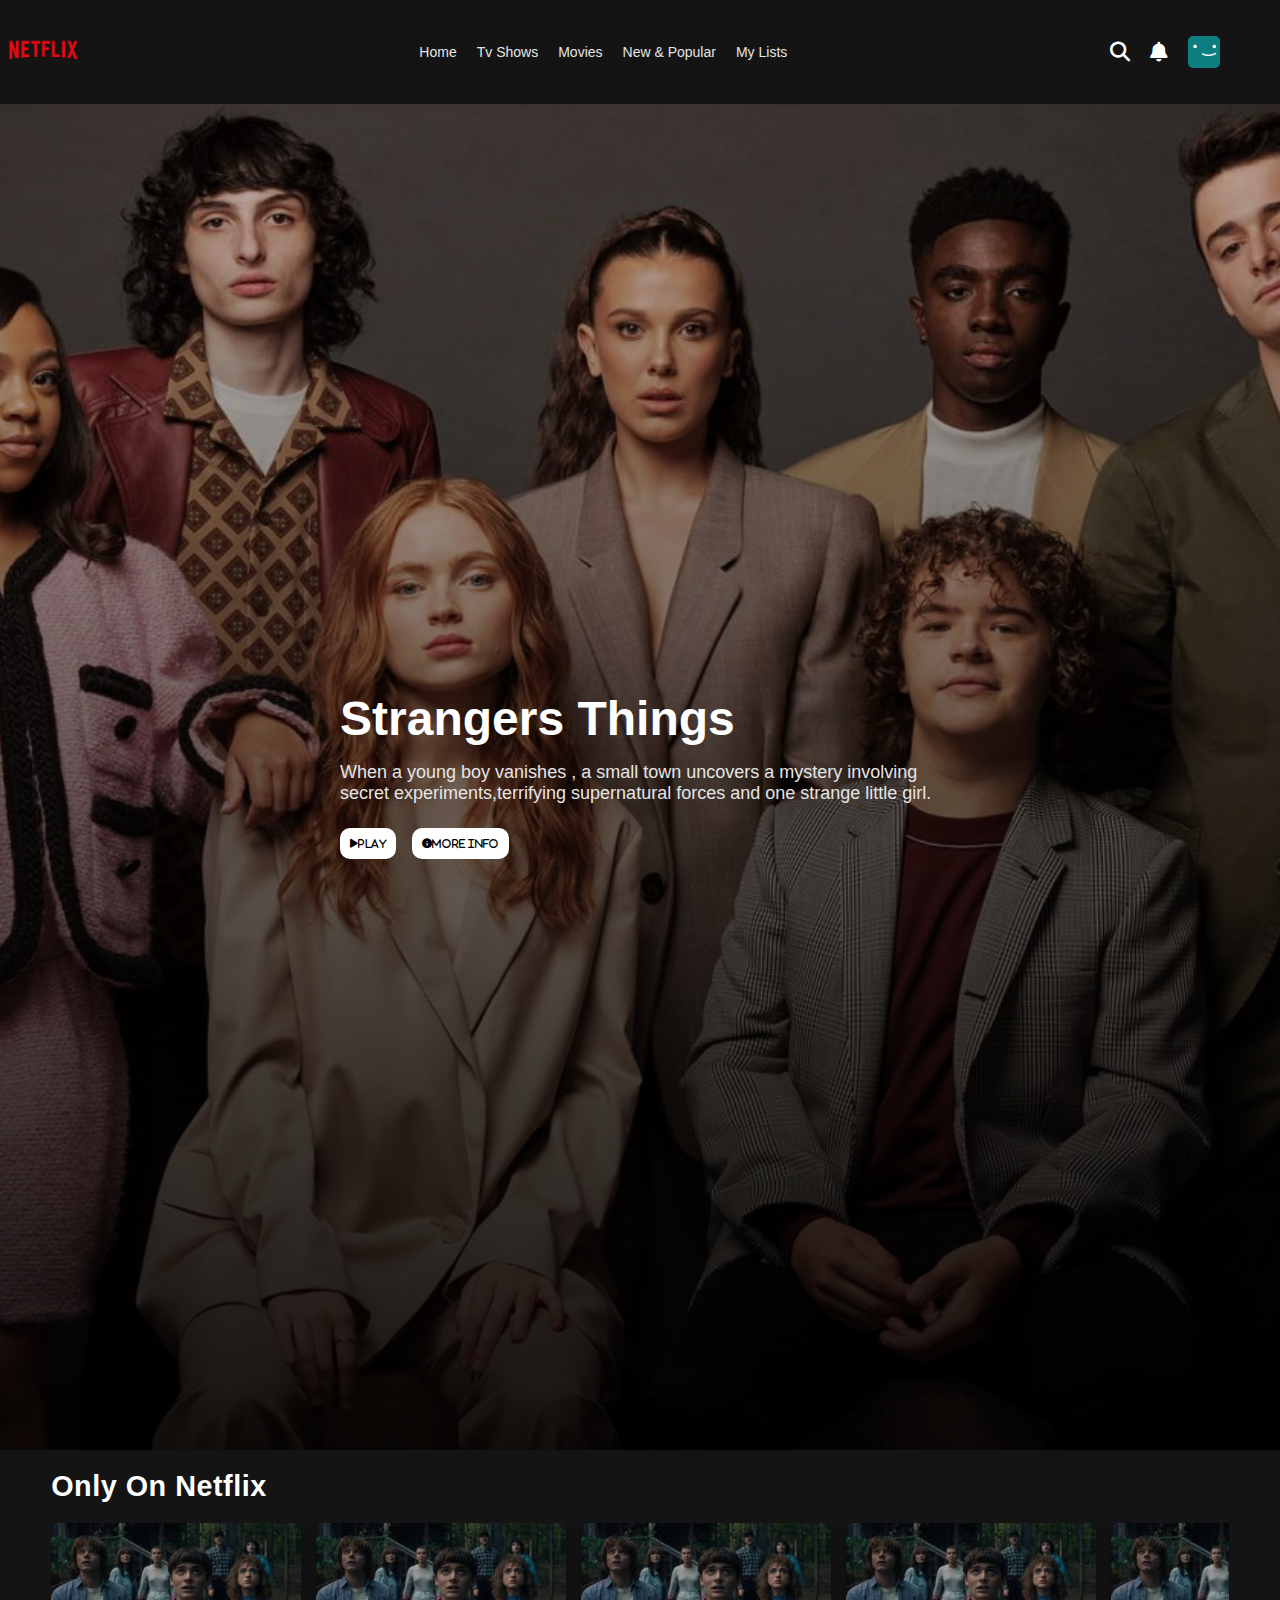
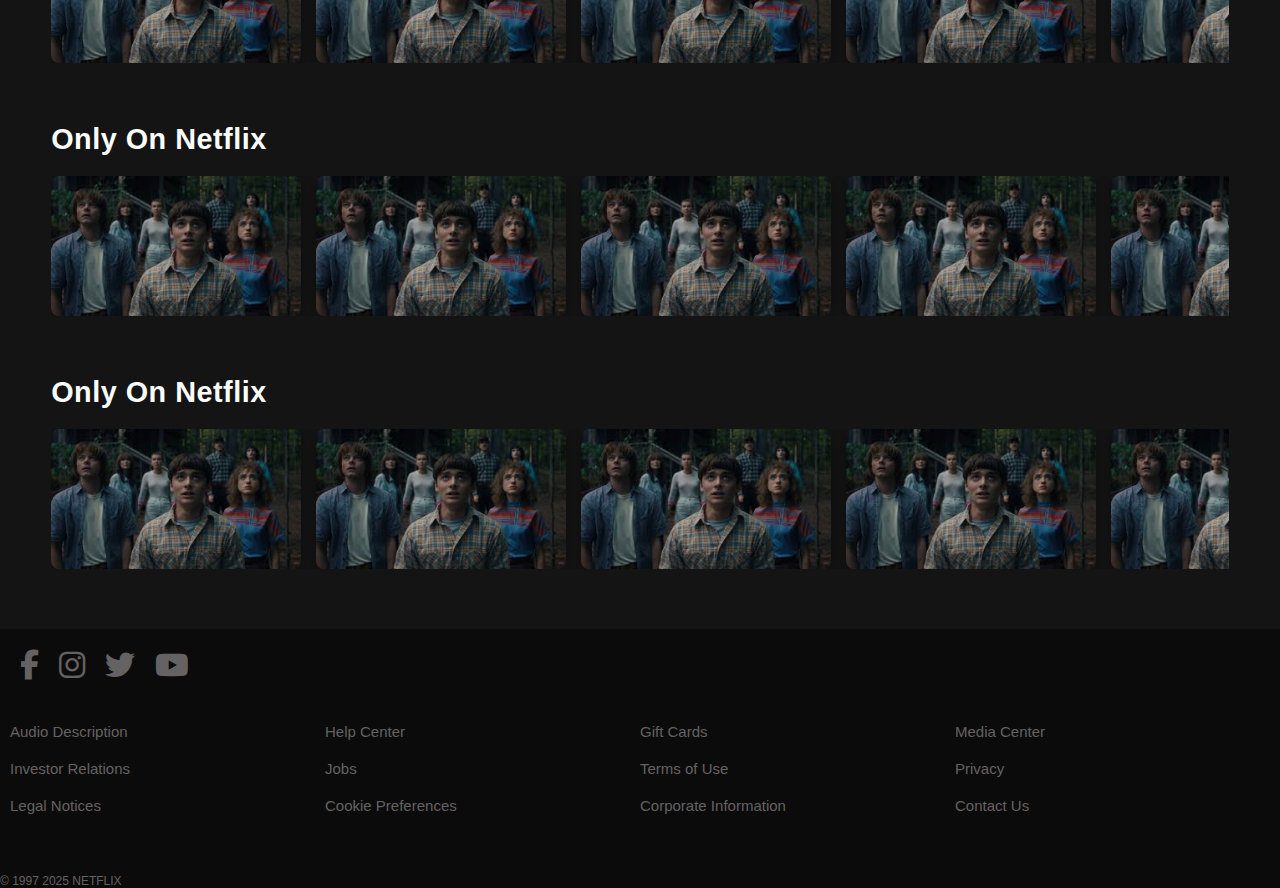
<file: index.html>
<!DOCTYPE html>
<html lang="en">
<head>
    <meta charset="UTF-8">
    <meta name="viewport" content="width=device-width, initial-scale=1.0">
    <title>Netflix Clone</title>
    <link rel="stylesheet" href="style.css">
    <link rel="stylesheet" href="https://cdnjs.cloudflare.com/ajax/libs/font-awesome/6.4.0/css/all.min.css" />

</head>
<body>
    <nav class="navbar">
        <div class="navbar-brand">
            <img src="image.png" alt="Netflix image" class="logo">
            
        </div>
        <div class="navbar-nav">
            <a href="#" class="nav-link">Home</a>
            <a href="#" class="nav-link">Tv Shows</a>
            <a href="#" class="nav-link">Movies</a>
            <a href="#" class="nav-link">New & Popular</a>
            <a href="#" class="nav-link">My Lists</a>
        </div>
        <div class="navbar-right">
            <i class="fas fa-search"></i>
            <i class="fas fa-bell"></i>
            <img src="image copy.png" alt="profile-image" class="profile-icon">
        </div>
    </nav>
    <header class="hero">
        <div class="hero-content">
            <h1 class="hero-title">Strangers Things</h1>
            <p class="hero-description">
                When a young boy vanishes , a small town uncovers a mystery involving secret experiments,terrifying supernatural forces and one strange little girl.
            </p>
            <div class="hero-button">
                <button class="btn btn-play" ><i class="fa fa-play">Play</i></button>
                <button class="btn btn-more-info" ><i class="fa fa-info-circle">More info</i></button>
                

                

            </div>
        </div>
    </header>
    <div class="container">
        <section class="content-sectiom">
            <h2 class="section-title">Only On Netflix</h2>
            <div class="content-row">
                <div class="content-card">
                    <img  src="image copy 3.png" alt="movie-card">
                    
                <div class="card-overlay">
                        <div class="overlay-top">
                            <div class="netflix-badge">N</div>
                        </div>
                    
                    
                    <div class="overlay-bottom">
                        <div class="overlay-control">
                            <div class="control-btn play-btn"></div>
                            <div class="control-btn check-btn"></div>
                            <div class="control-btn thumbs-btn"></div>
                            <div class="control-btn more-btn"></div>

                        </div>
                        <div class="overlay-info">
                            <div class="info-badge">
                                TV-MA
                            </div>
                            <div class="info-badge">
                                Limited Series
                            </div>
                            <div class="info-badge">
                                HD
                            </div>
                        </div>


                    </div>

                </div>
                </div>
                <div class="content-card">
                    <img  src="image copy 3.png" alt="movie-card">
                    
                <div class="card-overlay">
                        <div class="overlay-top">
                            <div class="netflix-badge">N</div>
                        </div>
                    
                    
                    <div class="overlay-bottom">
                        <div class="overlay-control">
                            <div class="control-btn play-btn"></div>
                            <div class="control-btn check-btn"></div>
                            <div class="control-btn thumbs-btn"></div>
                            <div class="control-btn more-btn"></div>

                        </div>
                        <div class="overlay-info">
                            <div class="info-badge">
                                TV-MA
                            </div>
                            <div class="info-badge">
                                Limited Series
                            </div>
                            <div class="info-badge">
                                HD
                            </div>
                        </div>


                    </div>

                </div>
                </div>

                <div class="content-card">
                    <img  src="image copy 3.png" alt="movie-card">
                    
                <div class="card-overlay">
                        <div class="overlay-top">
                            <div class="netflix-badge">N</div>
                        </div>
                    
                    
                    <div class="overlay-bottom">
                        <div class="overlay-control">
                            <div class="control-btn play-btn"><i class="fa-solid fa-play"></i></div>
                            <div class="control-btn check-btn"><i class="fa-solid fa-check"></i></div>
                            <div class="control-btn thumbs-btn"><i class="fa-solid fa-thumbs-up"></i></div>
                            <div class="control-btn more-btn"><i class="fa-solid fa-more"></i></div>

                        </div>
                        <div class="overlay-info">
                            <div class="info-badge">
                                TV-MA
                            </div>
                            <div class="info-badge">
                                Limited Series
                            </div>
                            <div class="info-badge">
                                HD
                            </div>
                        </div>


                    </div>

                </div>
                </div>
                <div class="content-card">
                    <img  src="image copy 3.png" alt="movie-card">
                    
                <div class="card-overlay">
                        <div class="overlay-top">
                            <div class="netflix-badge">N</div>
                        </div>
                    
                    
                    <div class="overlay-bottom">
                        <div class="overlay-control">
                            <div class="control-btn play-btn"><i class="fa-solid fa-play"></i></div>
                            <div class="control-btn check-btn"><i class="fa-solid fa-check"></i></div>
                            <div class="control-btn thumbs-btn"><i class="fa-solid fa-thumbs-up"></i></div>
                            <div class="control-btn more-btn"><i class="fa-solid fa-more"></i></div>

                        </div>
                        <div class="overlay-info">
                            <div class="info-badge">
                                TV-MA
                            </div>
                            <div class="info-badge">
                                Limited Series
                            </div>
                            <div class="info-badge">
                                HD
                            </div>
                        </div>


                    </div>

                </div>
                </div>
                <div class="content-card">
                    <img  src="image copy 3.png" alt="movie-card">
                    
                <div class="card-overlay">
                        <div class="overlay-top">
                            <div class="netflix-badge">N</div>
                        </div>
                    
                    
                    <div class="overlay-bottom">
                        <div class="overlay-control">
                            <div class="control-btn play-btn"><i class="fa-solid fa-play"></i></div>
                            <div class="control-btn check-btn"><i class="fa-solid fa-check"></i></div>
                            <div class="control-btn thumbs-btn"><i class="fa-solid fa-thumbs-up"></i></div>
                            <div class="control-btn more-btn"><i class="fa-solid fa-more"></i></div>

                        </div>
                        <div class="overlay-info">
                            <div class="info-badge">
                                TV-MA
                            </div>
                            <div class="info-badge">
                                Limited Series
                            </div>
                            <div class="info-badge">
                                HD
                            </div>
                        </div>


                    </div>

                </div>
                </div>
            </div>

        </section>
    </div>
    <div class="container">
        <section class="content-sectiom">
            <h2 class="section-title">Only On Netflix</h2>
            <div class="content-row">
                <div class="content-card">
                    <img  src="image copy 3.png" alt="movie-card">
                    
                <div class="card-overlay">
                        <div class="overlay-top">
                            <div class="netflix-badge">N</div>
                        </div>
                    
                    
                    <div class="overlay-bottom">
                        <div class="overlay-control">
                            <div class="control-btn play-btn"><i class="fa-solid fa-play"></i></div>
                            <div class="control-btn check-btn"><i class="fa-solid fa-check"></i></div>
                            <div class="control-btn thumbs-btn"><i class="fa-solid fa-thumbs-up"></i></div>
                            <div class="control-btn more-btn"><i class="fa-solid fa-more"></i></div>

                        </div>
                        <div class="overlay-info">
                            <div class="info-badge">
                                TV-MA
                            </div>
                            <div class="info-badge">
                                Limited Series
                            </div>
                            <div class="info-badge">
                                HD
                            </div>
                        </div>


                    </div>

                </div>
                </div>
                <div class="content-card">
                    <img  src="image copy 3.png" alt="movie-card">
                    
                <div class="card-overlay">
                        <div class="overlay-top">
                            <div class="netflix-badge">N</div>
                        </div>
                    
                    
                    <div class="overlay-bottom">
                        <div class="overlay-control">
                            <div class="control-btn play-btn"><i class="fa-solid fa-play"></i></div>
                            <div class="control-btn check-btn"><i class="fa-solid fa-check"></i></div>
                            <div class="control-btn thumbs-btn"><i class="fa-solid fa-thumbs-up"></i></div>
                            <div class="control-btn more-btn"><i class="fa-solid fa-more"></i></div>

                        </div>
                        <div class="overlay-info">
                            <div class="info-badge">
                                TV-MA
                            </div>
                            <div class="info-badge">
                                Limited Series
                            </div>
                            <div class="info-badge">
                                HD
                            </div>
                        </div>


                    </div>

                </div>
                </div>

                <div class="content-card">
                    <img  src="image copy 3.png" alt="movie-card">
                    
                <div class="card-overlay">
                        <div class="overlay-top">
                            <div class="netflix-badge">N</div>
                        </div>
                    
                    
                    <div class="overlay-bottom">
                        <div class="overlay-control">
                            <div class="control-btn play-btn"><i class="fa-solid fa-play"></i></div>
                            <div class="control-btn check-btn"><i class="fa-solid fa-check"></i></div>
                            <div class="control-btn thumbs-btn"><i class="fa-solid fa-thumbs-up"></i></div>
                            <div class="control-btn more-btn"><i class="fa-solid fa-more"></i></div>

                        </div>
                        <div class="overlay-info">
                            <div class="info-badge">
                                TV-MA
                            </div>
                            <div class="info-badge">
                                Limited Series
                            </div>
                            <div class="info-badge">
                                HD
                            </div>
                        </div>


                    </div>

                </div>
                </div>
                <div class="content-card">
                    <img  src="image copy 3.png" alt="movie-card">
                    
                <div class="card-overlay">
                        <div class="overlay-top">
                            <div class="netflix-badge">N</div>
                        </div>
                    
                    
                    <div class="overlay-bottom">
                        <div class="overlay-control">
                            <div class="control-btn play-btn"><i class="fa-solid fa-play"></i></div>
                            <div class="control-btn check-btn"><i class="fa-solid fa-check"></i></div>
                            <div class="control-btn thumbs-btn"><i class="fa-solid fa-thumbs-up"></i></div>
                            <div class="control-btn more-btn"><i class="fa-solid fa-more"></i></div>

                        </div>
                        <div class="overlay-info">
                            <div class="info-badge">
                                TV-MA
                            </div>
                            <div class="info-badge">
                                Limited Series
                            </div>
                            <div class="info-badge">
                                HD
                            </div>
                        </div>


                    </div>

                </div>
                </div>
                <div class="content-card">
                    <img  src="image copy 3.png" alt="movie-card">
                    
                <div class="card-overlay">
                        <div class="overlay-top">
                            <div class="netflix-badge">N</div>
                        </div>
                    
                    
                    <div class="overlay-bottom">
                        <div class="overlay-control">
                            <div class="control-btn play-btn"><i class="fa-solid fa-play"></i></div>
                            <div class="control-btn check-btn"><i class="fa-solid fa-check"></i></div>
                            <div class="control-btn thumbs-btn"><i class="fa-solid fa-thumbs-up"></i></div>
                            <div class="control-btn more-btn"><i class="fa-solid fa-more"></i></div>

                        </div>
                        <div class="overlay-info">
                            <div class="info-badge">
                                TV-MA
                            </div>
                            <div class="info-badge">
                                Limited Series
                            </div>
                            <div class="info-badge">
                                HD
                            </div>
                        </div>


                    </div>

                </div>
                </div>
            </div>

        </section>
    </div>
    <div class="container">
        <section class="content-sectiom">
            <h2 class="section-title">Only On Netflix</h2>
            <div class="content-row">
                <div class="content-card">
                    <img  src="image copy 3.png" alt="movie-card">
                    
                <div class="card-overlay">
                        <div class="overlay-top">
                            <div class="netflix-badge">N</div>
                        </div>
                    
                    
                    <div class="overlay-bottom">
                        <div class="overlay-control">
                            <div class="control-btn play-btn"><i class="fa-solid fa-play"></i></div>
                            <div class="control-btn check-btn"><i class="fa-solid fa-check"></i></div>
                            <div class="control-btn thumbs-btn"><i class="fa-solid fa-thumbs-up"></i></div>
                            <div class="control-btn more-btn"><i class="fa-solid fa-more"></i></div>

                        </div>
                        <div class="overlay-info">
                            <div class="info-badge">
                                TV-MA
                            </div>
                            <div class="info-badge">
                                Limited Series
                            </div>
                            <div class="info-badge">
                                HD
                            </div>
                        </div>


                    </div>

                </div>
                </div>
                <div class="content-card">
                    <img  src="image copy 3.png" alt="movie-card">
                    
                <div class="card-overlay">
                        <div class="overlay-top">
                            <div class="netflix-badge">N</div>
                        </div>
                    
                    
                    <div class="overlay-bottom">
                        <div class="overlay-control">
                            <div class="control-btn play-btn"><i class="fa-solid fa-play"></i></div>
                            <div class="control-btn check-btn"><i class="fa-solid fa-check"></i></div>
                            <div class="control-btn thumbs-btn"><i class="fa-solid fa-thumbs-up"></i></div>
                            <div class="control-btn more-btn"><i class="fa-solid fa-more"></i></div>

                        </div>
                        <div class="overlay-info">
                            <div class="info-badge">
                                TV-MA
                            </div>
                            <div class="info-badge">
                                Limited Series
                            </div>
                            <div class="info-badge">
                                HD
                            </div>
                        </div>


                    </div>

                </div>
                </div>

                <div class="content-card">
                    <img  src="image copy 3.png" alt="movie-card">
                    
                <div class="card-overlay">
                        <div class="overlay-top">
                            <div class="netflix-badge">N</div>
                        </div>
                    
                    
                    <div class="overlay-bottom">
                        <div class="overlay-control">
                            <div class="control-btn play-btn"><i class="fa-solid fa-play"></i></div>
                            <div class="control-btn check-btn"><i class="fa-solid fa-check"></i></div>
                            <div class="control-btn thumbs-btn"><i class="fa-solid fa-thumbs-up"></i></div>
                            <div class="control-btn more-btn"><i class="fa-solid fa-more"></i></div>

                        </div>
                        <div class="overlay-info">
                            <div class="info-badge">
                                TV-MA
                            </div>
                            <div class="info-badge">
                                Limited Series
                            </div>
                            <div class="info-badge">
                                HD
                            </div>
                        </div>


                    </div>

                </div>
                </div>
                <div class="content-card">
                    <img  src="image copy 3.png" alt="movie-card">
                    
                <div class="card-overlay">
                        <div class="overlay-top">
                            <div class="netflix-badge">N</div>
                        </div>
                    
                    
                    <div class="overlay-bottom">
                        <div class="overlay-control">
                            <div class="control-btn play-btn"><i class="fa-solid fa-play"></i></div>
                            <div class="control-btn check-btn"><i class="fa-solid fa-check"></i></div>
                            <div class="control-btn thumbs-btn"><i class="fa-solid fa-thumbs-up"></i></div>
                            <div class="control-btn more-btn"><i class="fa-solid fa-more"></i></div>

                        </div>
                        <div class="overlay-info">
                            <div class="info-badge">
                                TV-MA
                            </div>
                            <div class="info-badge">
                                Limited Series
                            </div>
                            <div class="info-badge">
                                HD
                            </div>
                        </div>


                    </div>

                </div>
                </div>
                <div class="content-card">
                    <img  src="image copy 3.png" alt="movie-card">
                    
                <div class="card-overlay">
                        <div class="overlay-top">
                            <div class="netflix-badge">N</div>
                        </div>
                    
                    
                    <div class="overlay-bottom">
                        <div class="overlay-control">
                            <div class="control-btn play-btn"><i class="fa-solid fa-play"></i></div>
                            <div class="control-btn check-btn"><i class="fa-solid fa-check"></i></div>
                            <div class="control-btn thumbs-btn"><i class="fa-solid fa-thumbs-up"></i></div>
                            <div class="control-btn more-btn"><i class="fa-solid fa-more"></i></div>

                        </div>
                        <div class="overlay-info">
                            <div class="info-badge">
                                TV-MA
                            </div>
                            <div class="info-badge">
                                Limited Series
                            </div>
                            <div class="info-badge">
                                HD
                            </div>
                        </div>


                    </div>

                </div>
                </div>
            </div>

        </section>
    </div>
    <div class="footer">
        <div class="logos">
            <div class="logo1"><i class="fa-brands fa-facebook-f"></i></div>
            <div class="logo2"><i class="fa-brands fa-instagram"></i></i></div>
            <div class="logo3"><i class="fa-brands fa-twitter"></i></div>
            <div class="logo4"><i class="fa-brands fa-youtube"></i></div>
        </div>
        <div class="firstrow">
            <div class="firstone">Audio Description</div>
            <div class="firsttwo">Help Center</div>
            <div class="firstthree">Gift Cards</div>
            <div class="firstfour">Media Center</div>
        </div>
        <div class="secondrow">
            <div class="secondone">Investor Relations</div>
            <div class="secondtwo">Jobs</div>
            <div class="secondthree">Terms of Use</div>
            <div class="secondfour">Privacy</div>
        </div>
        <div class="thirdrow">
            <div class="thirdone">Legal Notices</div>
            <div class="thirdtwo">Cookie Preferences</div>
            <div class="thirdthree"> Corporate Information</div>
            <div class="thirdfour">Contact Us</div>
        </div>
        

        <div class="last">&copy; 1997 2025 NETFLIX</div>
    </div>
</body>
<script src="netflixclone.js"></script>
</html>
</file>
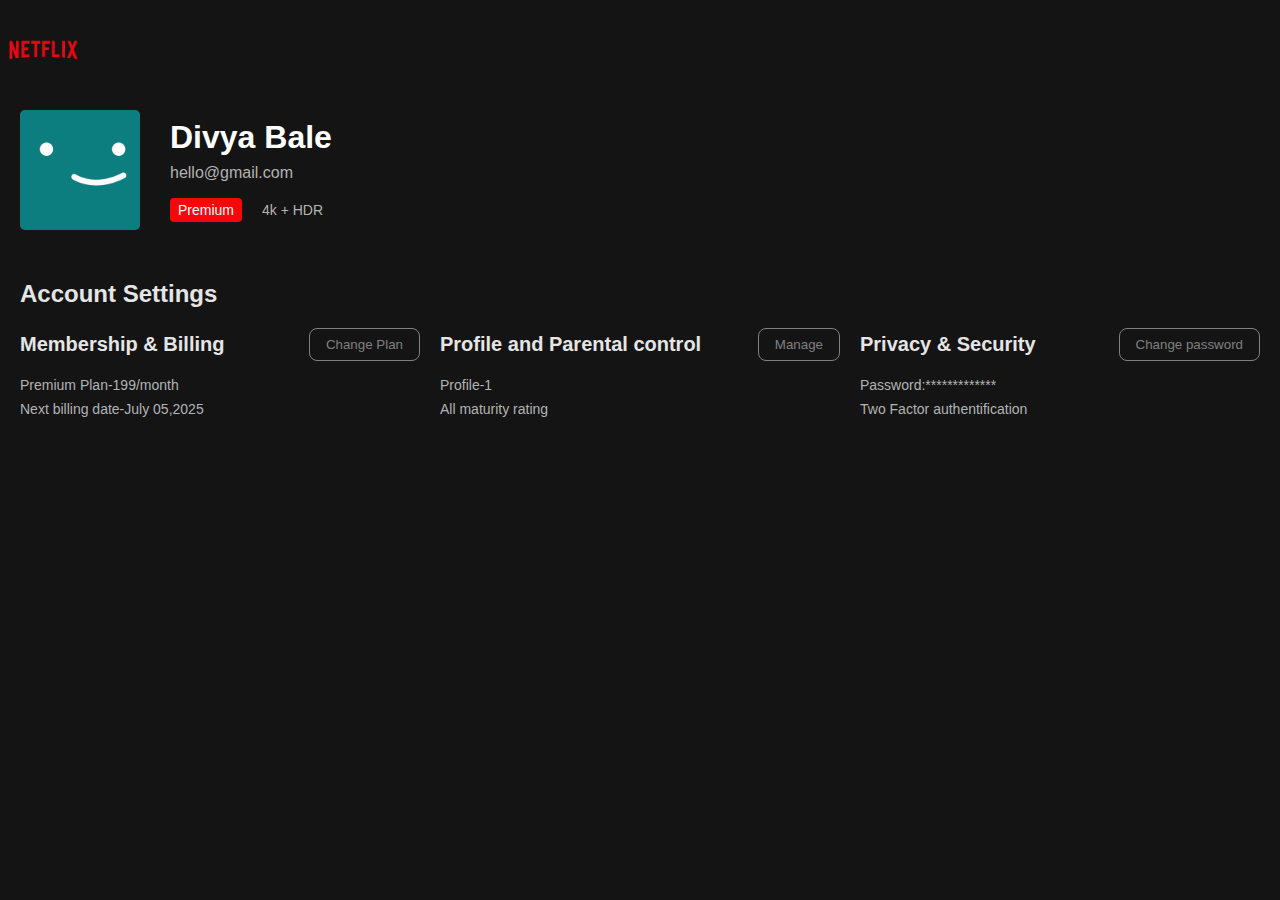
<file: profile-details.html>
<!DOCTYPE html>
<html lang="en">
<head>
    <meta charset="UTF-8">
    <meta name="viewport" content="width=device-width, initial-scale=1.0">
    <title>Profile Section</title>
    <link rel="stylesheet" href="style.css">
    <link rel="stylesheet" href="profile-details.css"> 
</head>
<body class="profile-details-page">
    <nav class="navbar">
        <div class="navbar-brand">
            <img src="image.png" alt="Netflix image" class="logo">
            
        </div>
       <!---<div class="navbar-nav">
            <a href="#" class="nav-link">Home</a>
            <a href="#" class="nav-link">Tv Shows</a>
            <a href="#" class="nav-link">Movies</a>
            <a href="#" class="nav-link">New & Popular</a>
            <a href="#" class="nav-link">My Lists</a>
        </div>
        <div class="navbar-right">
            <i class="fas fa-search"></i>
            <i class="fas fa-bell"></i>
            <img src="image copy.png" alt="profile-image" class="profile-icon">
        </div>-->
    </nav>
    <div class="profile-details-container">
        <div class="profile-header">
            <div class="profile-avatar-image">
                <img src="image copy.png" alt="profile-image">
            </div>
            <div class="profile-info">
                <h1 class="profile-name">Divya Bale</h1>
                <p class="profile-email">hello@gmail.com</p>
                <div class="membership-info">
                    <span class="membership-badge">Premium</span>
                    <span class="membership-details">4k + HDR</span>
                </div>
            </div>
        </div>
            <div class="profile-sections">
            <div class="profile-section">
                <h2>Account Settings</h2>
                <div class="setting-grid">
                    <div class="setting-items">
                        <div class="setting-header">
                            <h3>Membership & Billing</h3>
                            <button class="btn-change">Change Plan</button>
                        </div>
                        <p class="setting-details">Premium Plan-199/month</p>
                        <p class="setting-details">Next billing date-July 05,2025</p>
                    </div>
                    <div class="setting-items">
                        <div class="setting-header">
                            <h3>Profile and Parental control</h3>
                            <button class="btn-change">Manage</button>
                        </div>
                        <p class="setting-details">Profile-1</p>
                        <p class="setting-details">All maturity rating</p>
                    </div>
                    <div class="setting-items">
                        <div class="setting-header">
                            <h3>Privacy & Security</h3>
                            <button class="btn-change">Change password</button>
                        </div>
                        <p class="setting-details">Password:*************</p>
                        <p class="setting-details">Two Factor authentification</p>
                    </div>
                </div>
            </div>
            </div>
        
    </div>
    
</body>
</html>
</file>
<file: style.css>
*{
    margin:0;
    padding:0;
    box-sizing: border-box;
}
body{
    font-family: Arial, Helvetica, sans-serif;
    background-color: #141414;
    color:#fff;
}
.navbar{
    position: fixed;
    top:0;
    width:100%;
    padding: 20px 60px;
    display:flex;
    align-items: center;
    justify-content: space-between;
    background: linear-gradient(to bottom
    rgba(0,0,0,0.7)0%,
    rgba(0,0,0,0)100%
    );
    z-index: 100;
    transition:background-color 0.1s;



}
.navbar{
    background-color: #141414;
    overflow: hidden;
    
}
.logo{
    height: 60px;
    cursor:pointer;
    margin-left: -70px
}
.navbar-nav{

    display:flex;
    gap:20px;
}
.nav-link{
    color:#e5e5e5;
    text-decoration: none;
    font-size: 14px;
    transition: color 0.3s;
}
.nav-link:hover{
    color:#b3b3b3;
}
.navbar-right{
    display: flex;
    align-items: center;
    justify-content: space-between;
    gap:20px;
}
.navbar-right i{
    font-size: 20px;
    cursor: pointer;
}
.profile-icon{
    width:32px;
    height:32px;
    border-radius: 5px;
    cursor: pointer;
}

/*hero-section*/
.hero{
    height:150vh;
    width:auto;
    background:
     linear-gradient(to bottom,rgba(0,0,0,0.2) 0%, rgba(0, 0, 0, 0.9) 100%),
    url(2.png)  ;
     background-size: cover;
     background-position: center;
     background-repeat: no-repeat;
    display:flex;
    align-items: center;
    justify-content: center;
    padding:  0 60px;
    margin-bottom:20px;
    margin-top: 100px;
}
.hero-content{
    max-width:600px;
}
.hero-title{
    font-size: 48px;
    margin-bottom:16px;
}
.hero-description{
    font-size: 18px;
    margin-bottom: 24px;
    color: #e5e5e5;
}
.hero-button{
    display: flex;
    gap:16px;

}
.btn{
    padding: 10px 10px;
    background-color: #fff;
    color: #000;
    border-radius: 10px;
    font-size: 10px;
    cursor: pointer;
    align-items: center;
    gap:8px;
    transition: all 0.3;
    border: none;
}
.btn-play{
    background-color: #fff;
    color: #000;
}
.btn-play:hover{
    background-color: rgba(255,255,255,0.75);
}
.btn-more-info{
    background-color: #fff;
    color: #000;
}
.btn-more-info:hover{
    background-color: rgba(109,109,110,0.4);

}

.container{
    max-width: 100%;
    padding: 0 4%;
    padding-bottom: 60px;

}
.content-section{
    margin-bottom: 50px;


}
.section-title{
    font-size: 1.8rem;
    font-weight: 700;
    margin-bottom: 20px;
    color:white;
    letter-spacing: 0.5px;
    
}
.content-row{
    display: flex;
    gap: 15px;
    overflow-x: auto;



}
.content-row::-webkit-scrollbar{
    height: 8px;

}
.content-row::-webkit-scrollbar-track{
    background: transparent;
}
.content-row::-webkit-scrollbar-thumb{
    background: #333;
    border-radius: 5px;
}

.content-card{
    position: relative;
    min-width: 250px;
    height: 140px;
    border-radius: 8px;
    overflow: hidden;
    cursor: pointer;
    transition: all 0.3s ease;
    flex-shrink: 0;
    box-shadow: 0 4px 15px rgba(0,0,0,0.3);

}
.content-card:hover{
    transform: scale(1.1);
    z-index: 10;
    box-shadow: 0px 4x 15px rgba(0,0,0,0.6);
}
.content-card img{
    width:100%;
    height:100%;
    object-fit: cover;
    filter: brightness(0.8);
    transition: brightness 0.3s ease;
}
.content-card:hover img{
    filter: brightness(0.9);
}
.netflix-badge{
    position: relative;
    top:0px;
    left:0px;
    background-color: #e50914;
    color: white;
    width:24px;
    height:24px;
    border-radius: 5px;
    display: flex;
    align-items: center;
    justify-content: center;
    font-weight: bold;
    font-size: 14px;
    z-index: 2;

}
.card-overlay{
    position: absolute;
    top:0;
    left:0;
    right: 0;
    bottom: 0;
    background: linear-gradient(180deg, rgba(0,0,0,0.1) 0%,rgba(0,0,0,0.3) 50%, rgba(0,0,0,0.9) 100%);
    opacity: 0;
    transition: opacity 0.3s ease;
    flex-direction: column;
    justify-content: space-between;
    padding: 15px;
    color:white;
}
.content-card:hover .card-overlay{
    opacity: 1;
}
.overlay-top{
    display: flex;
    justify-content: space-between;
    align-items: flex-start;

}
.overlay-bottom{
    display: flex;
    flex-direction: column;
    gap: 10px;
}
.overlay-title{
    font-size: 16px;
    font-weight: bold;
    text-transform: uppercase;
    letter-spacing: 1px;
}
.overlay-control{
    display: flex;
    gap: 8px;
    margin-bottom: 10px;
}
.control-btn{
    width:35px;
    height:35px;
    border-radius: 5px solid white;
    background: rgba(255,255,255,0.1);
    backdrop-filter: blur(10px);
    display: flex;
    align-items: center;
    justify-content: center;
    cursor: pointer;
    transition: all 0.3s ease;
    color:white;
    font-size: 14px;

}
.control-btn:hover{
    background: rgba(255,255,255,0.3);
    transform: scale(1.1);
}
.play-btn .check-btn .thumbs-btn .more-btn{
    background: white;
    color:black;
}

.overlay-info{
    display: flex;
    gap:10px;
    align-items: center;
    justify-content: center;
    margin-bottom: 8px;
    flex-wrap: wrap;
}
.info-badge{
    background:  rgba(255,255,255,0.2);
    backdrop-filter: blur(10px);
    padding: 3px 6px;
    border-radius: 3px;
    font-size: 10px;
    font-weight: bold;

}
.play-btn:before{
   content:"";

}
.check-btn:before{
    content:"";
 
 }
 .thumbs-btn:before{
    content:"";
 
 }
 .more-btn:before{
    content:"";
 
 }
 .content-card::before{
    content: "";
    position: absolute;
    top:0;
    left:0;
    bottom:0;
    right:0;
    background: linear-gradient(
        to bottom,
        transparent 0%,
        transparent 50%,
        rgba(0,0,0,0,8) 100%
    );
    z-index: 1;

 }
 .footer{
    font-family: Arial, Helvetica, sans-serif;
    background-color: #0c0b0b;
    color:#646262;
  
  display: flex;
  flex-direction: column;

    font-size: 15px;
  
    
    transition: all 2s;
    cursor: pointer;
  
 }
 .firstone:hover{
    color: #e5e5e5;
 }
 .firstfour:hover{
    color: #e5e5e5;
 }
 .secondfour:hover{
    color: #e5e5e5;
 }
 .thirdfour:hover{
    color: #e5e5e5;
 }
 .firsttwo:hover{
    color: #e5e5e5;
 }
 .firstthree:hover{
    color: #e5e5e5;
 }
 .secondone:hover{
    color: #e5e5e5;
 }
 .secondtwo:hover{
    color: #e5e5e5;
 }
 .secondthree:hover{
    color: #e5e5e5;
 }
 .thirdone:hover{
    color: #e5e5e5;
 }
 .thirdtwo:hover{
    color: #e5e5e5;
 }
 .thirdthree:hover{
    color: #e5e5e5;
 }
 
 .logos{
    display: flex;
    gap:20px;
    justify-content:start;
    margin-left: 20px;
    margin-top: 20px;
    
 }
 .logo1,.logo2,.logo3,.logo4{
    font-size: 30px;
    gap:10px;
 }
 .last{
    font-size: 12px;
 }
 .logo2{

 }
 .logo3{

 }
 .logo4{

 }
 .firstrow,.secondrow,.thirdrow{
    display: grid;
    grid-template-columns: 1fr 1fr 1fr 1fr;
   margin: 10px 10px 10px 10px;
 }

 .thirdrow{
    padding-bottom: 50px;
    background-color: #0c0b0b;
 }
 
.firstrow{
    padding-top: 30px;
}
 
 @media (max-width:120px){
    .container{
        padding: 0 3%;

    }

    .logos{
        display: flex;
        justify-content: center;
    }
    .content-card{
        min-width: 220px;
        height:125px;
    }
    .section-title{
        font-size: 1.6rem;
    }
    .thirdrow{
        padding-bottom: 100px;
        background-color: #0c0b0b;
     }
     
    .firstrow{
        padding-top: 100px;
    }
    
 }
 @media (max-width:767px){
    .container{
        padding: 0 2%;

    }
    .logos{
        margin-top: 10px ;
        margin-left: 10px;
    }
    .content-card{
        min-width: 180px;
        height:100px;
    }
    .section-title{
        font-size: 1.6rem;
    }
    .logos{
        display: flex;
        justify-content: center;
    }
    .thirdrow{
        padding-bottom: 70px;
        background-color: #0c0b0b;
     }
     
    .firstrow{
        padding-top: 60px;
    }
  .navbar{
      display:flex;

      justify-content:space-between;
  }   
.navbar-nav{

    display:flex;
    gap:10px;
}
.nav-link{
    color:#e5e5e5;
    text-decoration: none;
    font-size: 10px;
    transition: color 0.3s;
}
.nav-link:hover{
    color:#b3b3b3;
}
.navbar-right{
    display: flex;
    align-items: center;
    justify-content: space-between;
    gap:10px;
    margin-left:25px;
}
.navbar-right i{
    font-size: 15px;
    cursor: pointer;
}
.footer{
    font-family: Arial, Helvetica, sans-serif;
    background-color: #0c0b0b;
    color:#646262;
  
  display: flex;
  flex-direction: column;

    font-size: 10px;
  
    
    transition: all 2s;
    cursor: pointer;
  
}
 .logo1,.logo2,.logo3,.logo4{
    font-size: 20px;
    gap:10px;
 }
    
 }
</file>
<file: profile-details.css>
.profile-details-page{
    background-color: #141414;
    min-height: 100vh;
    color: #fff;

}
.profile-details-container{
    min-width: 1200px;
    margin: 0 auto;
    padding: 40px 20px;

}
.profile-header{
    display: flex;
    align-items: center ;
    
    gap:30px;
    margin-bottom: 50px;

}
.profile-avatar-image{
    width: 120px;
    height: 120px;
    border-radius: 5px;
    overflow: hidden;
    z-index: ;
    margin-top: 70px;
   
}
.profile-avatar-image:hover{

}

.profile-avatar-image img{
    width:100%;
    height:100%;
    object-fit: cover;
    z-index: 0;
    margin-top: 0px;
}
.profile-info{
    margin-top: 70px;
   
}
.profile-name{
    font-size: 32px;
    margin-bottom: 8px;
}
.profile-email{
    color: #b3b3b3;
    margin-bottom: 16px;
}
.membership-info{
    gap:20px;
    display:flex;
    align-items: center;
}
.membership-badge{
    background-color: #f50808;
    padding:4px 8px;
    border-radius: 4px;
    font-size: 14px;
}
.membership-details{
    color:#b3b3b3;
    font-size: 14px;
    
}
.profile-section{
    margin-bottom: 50px;

}
.profile-section h2{
    font-size: 24px;
    margin-bottom: 20px;
    color: #e5e5e5;

}
.setting-grid{
    display: grid;
    grid-template-columns: repeat(auto-fit,minmax(100px,1fr));
    gap:20px;

}
.setting-item{
    background-color: #2f2f2f;
    padding: 2px;
    border-radius: 5px;
}
.setting-header{
    display: flex;
    justify-content: space-between;
    align-items: center;
    margin-bottom: 16px;
}
.setting-header h3{
    font-size: 20px;
    color:#e5e5e5;

}
.btn-change{
    background: transparent;
    border: 1px solid #808080;
    color:#808080;
    padding:8px 16px;
    cursor: pointer;
    transition: all 0.3s;
    border-radius: 8px;

}
.btn-change:hover{
    color:#fff;
    border-color: #fff;

}
.setting-details{
    color:#b3b3b3;
    margin-bottom: 8px;
    font-size: 14px;

}
@media(max-width: 768px){
    body{
        overflow-X:hidden;
        overflow-Y:hidden;
    }
    .profile-header{
       display: flex;
       flex-direction: row;
       margin-left: 0;
        

    }
    body{
        overflow-x: hidden;
    }
    .btn-change{
        display: flex;
        margin-left: 10px;
        
    }
    .profile-info{
        display: flex;
        flex-direction:column;
    }
    .membership-info{
        justify-content: center;
    }
    .setting-grid{
       grid-template-columns: 0.1fr;


    }
    .setting-header{
       
        justify-content: start;
        margin-bottom: 16px;
    }
    .profile-details-container{
       
        justify-content: start;
        align-items: center;
    }
    .profile-details-page{
    background-color: #141414;
    width:50%;
        height:50%;
    color: #fff;
        overflow-X:hidden;
        overflow-Y: hidden;

}

}
</file>
